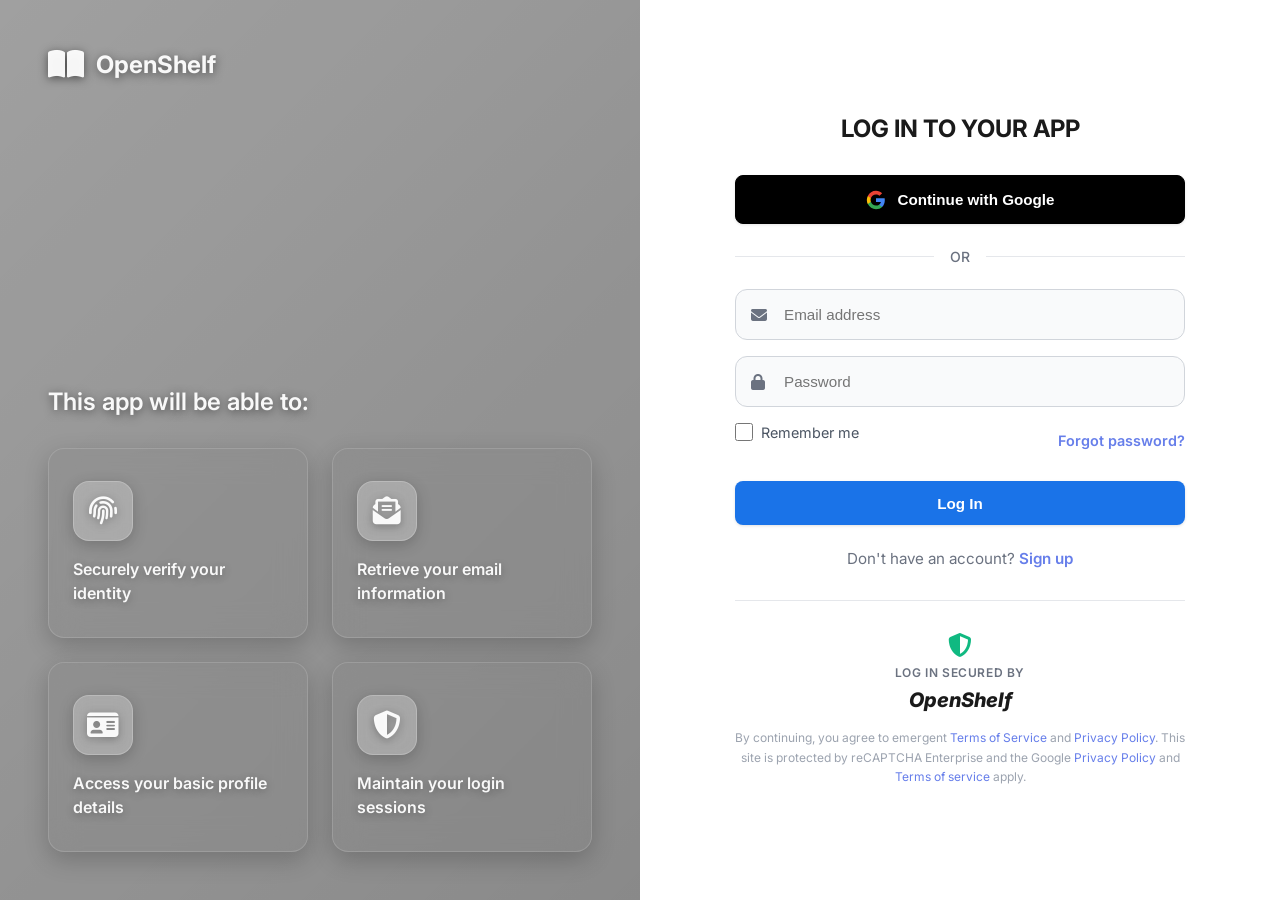
<file: index.html>
<!DOCTYPE html>
<html lang="en">

<head>
    <meta charset="UTF-8" />
    <meta name="viewport" content="width=device-width, initial-scale=1.0" />
    <title>OpenShelf - Book Library</title>
    <link rel="stylesheet" href="style.css" />
    <link rel="stylesheet" href="https://cdnjs.cloudflare.com/ajax/libs/font-awesome/6.4.0/css/all.min.css" />
</head>

<body>
    <!-- Animated Book Loader -->
    <div class="loader-container" id="bookLoader">
        <div class="book">
            <div class="book__pg-shadow"></div>
            <div class="book__pg"></div>
            <div class="book__pg book__pg--2"></div>
            <div class="book__pg book__pg--3"></div>
            <div class="book__pg book__pg--4"></div>
            <div class="book__pg book__pg--5"></div>
        </div>
        <p class="loader-text">Loading books...</p>
    </div>

    <div class="app-container">
        <!-- Sidebar Navigation -->
        <aside class="sidebar">
            <div class="logo-container">
                <div class="logo">
                    <i class="fas fa-book-open"></i>
                </div>
                <span class="logo-text">OpenShelf</span>
            </div>
            <nav class="nav-menu">
                <a href="#" class="nav-item active" title="Home">
                    <i class="fas fa-home"></i>
                </a>
                <a href="#" class="nav-item" title="Library">
                    <i class="fas fa-book"></i>
                </a>
                <a href="#" class="nav-item" title="Favorites">
                    <i class="fas fa-clock"></i>
                </a>
                <a href="#" class="nav-item" title="Bookmarks">
                    <i class="fas fa-bookmark"></i>
                </a>
                <a href="#" class="nav-item" title="Settings">
                    <i class="fas fa-cog"></i>
                </a>
            </nav>
            <div class="sidebar-footer">
                <a href="#" class="nav-item" title="Menu">
                    <i class="fas fa-bars"></i>
                </a>
            </div>
        </aside>

        <!-- Main Content Area -->
        <main class="main-content">
            <!-- Search Header -->
            <header class="search-header">
                <div class="search-box">
                    <i class="fas fa-search"></i>
                    <input type="text" id="bookname" placeholder="Search book name, author, edition..."
                        autocomplete="off" />
                </div>
                <div class="user-profile">
                    <span class="user-name">Alexander Mark</span>
                    <div class="avatar" onclick="toggleUserMenu()">AM</div>
                    <i class="fas fa-bell"></i>
                </div>

                <!-- User Menu Dropdown -->
                <div id="userMenu" class="user-menu" style="display: none;">
                    <div class="user-menu-header">
                        <div class="avatar-large">AM</div>
                        <div>
                            <p class="menu-user-name">Alexander Mark</p>
                            <p class="menu-user-email">user@example.com</p>
                        </div>
                    </div>
                    <div class="user-menu-divider"></div>
                    <button onclick="logout()" class="logout-btn">
                        <i class="fas fa-sign-out-alt"></i>
                        Logout
                    </button>
                </div>
            </header>

            <!-- Book Display Section -->
            <section id="bookDisplay" class="book-display hidden">
                <div class="book-preview">
                    <div class="preview-controls">
                        <button class="control-btn"><i class="fas fa-chevron-up"></i></button>
                        <button class="control-btn"><i class="fas fa-chevron-down"></i></button>
                    </div>
                    <div class="book-cover-container">
                        <img id="bookCover" src="" alt="Book cover" class="book-cover" />
                    </div>
                </div>

                <div class="book-details">
                    <h1 id="bookTitle" class="book-title"></h1>
                    <p id="bookAuthor" class="book-author"></p>
                    <p id="bookSubtitle" class="book-subtitle"></p>

                    <div class="action-buttons">
                        <button id="previewBtn" class="btn-primary">
                            Start reading <i class="fas fa-arrow-right"></i>
                        </button>
                        <button class="btn-icon" title="Add to bookmarks" onclick="handleBookmarkClick()">
                            <i class="far fa-bookmark" id="bookmarkIcon"></i>
                        </button>
                        <button class="btn-icon" title="Share" onclick="handleShareClick()">
                            <i class="fas fa-share-alt"></i>
                        </button>
                        <button class="btn-icon" title="Add to library" onclick="handleDownloadClick()">
                            <i class="far fa-heart" id="heartIcon"></i>
                        </button>
                    </div>

                    <div class="info-grid">
                        <div class="info-section">
                            <h3>Description</h3>
                            <p id="bookDescription" class="description-text"></p>

                            <div id="reviewSection" class="review-section hidden">
                                <div class="reviewer-info">
                                    <div class="reviewer-avatar">RJ</div>
                                    <div>
                                        <p class="reviewer-name">Roberto Jordan</p>
                                        <p id="reviewText" class="review-text"></p>
                                    </div>
                                </div>
                            </div>
                        </div>

                        <div class="metadata-section">
                            <div class="metadata-group">
                                <h3>Editors</h3>
                                <p id="bookEditors" class="metadata-text"></p>
                            </div>

                            <div class="metadata-group">
                                <h3>Language</h3>
                                <p id="bookLanguage" class="metadata-text"></p>
                            </div>

                            <div class="metadata-group">
                                <h3>Format</h3>
                                <p id="bookFormat" class="metadata-text"></p>
                            </div>
                        </div>
                    </div>
                </div>
            </section>

            <!-- Search Results Grid -->
            <section id="searchResults" class="search-results">
                <div id="loadingMsg" class="message-box"></div>
                <div id="bookResults" class="results-grid"></div>
            </section>

            <!-- Welcome State -->
            <section id="welcomeState" class="welcome-state">
                <div class="welcome-content">
                    <i class="fas fa-book-reader welcome-icon"></i>
                    <h2>Discover Your Next Great Read</h2>
                    <p>Search for books by title, author, or topic to explore previews from Google Books</p>
                </div>
            </section>
        </main>
    </div>

    <script src="script.js"></script>
</body>

</html>
</file>
<file: style.css>
@import url('https://fonts.googleapis.com/css2?family=Crimson+Text:wght@400;600;700&family=Inter:wght@400;500;600;700&display=swap');

:root {
    --sidebar-bg: #f8f7f4;
    --sidebar-width: 85px;
    --main-bg: #ffffff;
    --text-primary: #1a1a1a;
    --text-secondary: #6b7280;
    --accent: #2d3748;
    --border: #e5e7eb;
    --hover: #f3f4f6;
    --shadow: 0 4px 6px -1px rgba(0, 0, 0, 0.1);
    --shadow-lg: 0 20px 25px -5px rgba(0, 0, 0, 0.1);
}

* {
    box-sizing: border-box;
    margin: 0;
    padding: 0;
}

body {
    font-family: 'Inter', sans-serif;
    color: var(--text-primary);
    background: var(--main-bg);
    overflow-x: hidden;
}

.app-container {
    display: flex;
    height: 100vh;
}

/* ===== SIDEBAR ===== */
.sidebar {
    width: var(--sidebar-width);
    background: var(--sidebar-bg);
    display: flex;
    flex-direction: column;
    align-items: center;
    padding: 1.5rem 0;
    border-right: 1px solid var(--border);
    position: fixed;
    height: 100vh;
    left: 0;
    top: 0;
    z-index: 100;
}

.logo-container {
    display: flex;
    flex-direction: column;
    align-items: center;
    gap: 0.5rem;
    margin-bottom: 3rem;
}

.logo {
    font-size: 1.8rem;
    color: var(--accent);
}

.logo-text {
    font-size: 0.65rem;
    font-weight: 700;
    color: var(--accent);
    text-align: center;
    max-width: 70px;
    line-height: 1.2;
    text-transform: uppercase;
    letter-spacing: 0.5px;
}

.nav-menu {
    display: flex;
    flex-direction: column;
    gap: 1.5rem;
    flex: 1;
}

.nav-item {
    width: 50px;
    height: 50px;
    display: flex;
    align-items: center;
    justify-content: center;
    border-radius: 12px;
    color: var(--text-secondary);
    text-decoration: none;
    transition: all 0.2s;
    font-size: 1.25rem;
}

.nav-item:hover {
    background: var(--hover);
    color: var(--accent);
}

.nav-item.active {
    background: var(--accent);
    color: white;
}

.sidebar-footer {
    margin-top: auto;
}

/* ===== MAIN CONTENT ===== */
.main-content {
    flex: 1;
    margin-left: var(--sidebar-width);
    overflow-y: auto;
    background: linear-gradient(135deg, #fdfbf7 0%, #f9f7f4 50%, #faf8f5 100%);
}

/* ===== SEARCH HEADER ===== */
.search-header {
    display: flex;
    align-items: center;
    justify-content: space-between;
    padding: 1.5rem 3rem;
    background: rgba(255, 255, 255, 0.8);
    backdrop-filter: blur(10px);
    border-bottom: 1px solid var(--border);
    position: sticky;
    top: 0;
    z-index: 50;
}

.search-box {
    flex: 1;
    max-width: 600px;
    position: relative;
    display: flex;
    align-items: center;
    background: #f9fafb;
    border: 1px solid var(--border);
    border-radius: 12px;
    padding: 0.75rem 1.25rem;
    transition: all 0.2s;
}

.search-box:focus-within {
    border-color: var(--accent);
    box-shadow: 0 0 0 3px rgba(45, 55, 72, 0.1);
}

.search-box i {
    color: var(--text-secondary);
    margin-right: 0.75rem;
}

.search-box input {
    flex: 1;
    border: none;
    outline: none;
    background: transparent;
    font-size: 0.95rem;
    color: var(--text-primary);
}

.search-box input::placeholder {
    color: var(--text-secondary);
}

.user-profile {
    display: flex;
    align-items: center;
    gap: 1rem;
}

.user-name {
    font-weight: 600;
    color: var(--text-primary);
    font-size: 0.95rem;
}

.avatar {
    width: 40px;
    height: 40px;
    border-radius: 50%;
    background: linear-gradient(135deg, #667eea 0%, #764ba2 100%);
    display: flex;
    align-items: center;
    justify-content: center;
    color: white;
    font-weight: 700;
    font-size: 0.85rem;
    cursor: pointer;
    transition: transform 0.2s;
}

.avatar:hover {
    transform: scale(1.05);
}

.user-menu {
    position: absolute;
    top: 70px;
    right: 20px;
    background: white;
    border: 1px solid var(--border);
    border-radius: 16px;
    box-shadow: 0 20px 25px -5px rgba(0, 0, 0, 0.1);
    min-width: 280px;
    z-index: 999;
    animation: fadeIn 0.2s ease;
}

.user-menu-header {
    padding: 1.25rem;
    display: flex;
    gap: 1rem;
    align-items: center;
}

.avatar-large {
    width: 50px;
    height: 50px;
    border-radius: 50%;
    background: linear-gradient(135deg, #667eea 0%, #764ba2 100%);
    display: flex;
    align-items: center;
    justify-content: center;
    color: white;
    font-weight: 700;
    font-size: 1rem;
    flex-shrink: 0;
}

.menu-user-name {
    font-weight: 600;
    font-size: 0.95rem;
    margin-bottom: 0.25rem;
}

.menu-user-email {
    font-size: 0.85rem;
    color: var(--text-secondary);
}

.user-menu-divider {
    height: 1px;
    background: var(--border);
}

.logout-btn {
    width: 100%;
    background: none;
    border: none;
    padding: 1rem 1.25rem;
    text-align: left;
    cursor: pointer;
    display: flex;
    align-items: center;
    gap: 0.75rem;
    color: #ef4444;
    font-weight: 600;
    font-size: 0.95rem;
    transition: background 0.2s;
    border-radius: 0 0 16px 16px;
}

.logout-btn:hover {
    background: #fef2f2;
}

.logout-btn i {
    font-size: 1.1rem;
}

.fa-bell {
    font-size: 1.25rem;
    color: var(--text-secondary);
    cursor: pointer;
}

/* ===== BOOK DISPLAY (DETAILED VIEW) ===== */
.book-display {
    display: grid;
    grid-template-columns: 420px 1fr;
    gap: 3rem;
    padding: 3rem;
    max-width: 1400px;
    margin: 0 auto;
    animation: fadeIn 0.4s ease;
}

.book-display.hidden {
    display: none;
}

@keyframes fadeIn {
    from {
        opacity: 0;
        transform: translateY(20px);
    }
    to {
        opacity: 1;
        transform: translateY(0);
    }
}

.book-preview {
    display: flex;
    gap: 1.5rem;
    align-items: flex-start;
}

.preview-controls {
    display: flex;
    flex-direction: column;
    gap: 0.75rem;
}

.control-btn {
    width: 40px;
    height: 40px;
    border-radius: 50%;
    border: 1px solid var(--border);
    background: white;
    display: flex;
    align-items: center;
    justify-content: center;
    cursor: pointer;
    transition: all 0.2s;
    color: var(--text-secondary);
}

.control-btn:hover {
    background: var(--hover);
    border-color: var(--accent);
    color: var(--accent);
}

.book-cover-container {
    flex: 1;
}

.book-cover {
    width: 100%;
    max-width: 320px;
    height: auto;
    border-radius: 16px;
    box-shadow: 0 25px 50px -12px rgba(0, 0, 0, 0.25);
    transition: transform 0.3s;
}

.book-cover:hover {
    transform: scale(1.02);
}

.book-details {
    padding-top: 1rem;
}

.book-title {
    font-family: 'Crimson Text', serif;
    font-size: 2.5rem;
    font-weight: 700;
    line-height: 1.2;
    margin-bottom: 0.5rem;
    color: var(--text-primary);
}

.book-author {
    font-size: 1.1rem;
    color: var(--text-primary);
    font-weight: 600;
    margin-bottom: 0.25rem;
}

.book-subtitle {
    font-size: 0.95rem;
    color: var(--text-secondary);
    margin-bottom: 2rem;
    line-height: 1.6;
}

.action-buttons {
    display: flex;
    gap: 0.75rem;
    margin-bottom: 2.5rem;
    align-items: center;
}

.btn-primary {
    background: var(--accent);
    color: white;
    border: none;
    padding: 0.875rem 1.75rem;
    border-radius: 12px;
    font-weight: 600;
    font-size: 0.95rem;
    cursor: pointer;
    display: flex;
    align-items: center;
    gap: 0.5rem;
    transition: all 0.2s;
}

.btn-primary:hover {
    background: #1a202c;
    transform: translateY(-2px);
    box-shadow: var(--shadow-lg);
}

.btn-icon {
    width: 45px;
    height: 45px;
    border-radius: 12px;
    border: 1px solid var(--border);
    background: white;
    display: flex;
    align-items: center;
    justify-content: center;
    cursor: pointer;
    transition: all 0.2s;
    color: var(--text-secondary);
}

.btn-icon:hover {
    background: var(--hover);
    border-color: var(--accent);
    color: var(--accent);
}

.info-grid {
    display: grid;
    grid-template-columns: 1.5fr 1fr;
    gap: 3rem;
}

.info-section h3,
.metadata-group h3 {
    font-size: 0.85rem;
    font-weight: 700;
    text-transform: uppercase;
    letter-spacing: 0.05em;
    color: var(--text-primary);
    margin-bottom: 1rem;
}

.description-text {
    color: var(--text-secondary);
    line-height: 1.7;
    font-size: 0.95rem;
    margin-bottom: 2rem;
}

.review-section {
    margin-top: 2rem;
    padding: 1.5rem;
    background: var(--hover);
    border-radius: 12px;
}

.review-section.hidden {
    display: none;
}

.reviewer-info {
    display: flex;
    gap: 1rem;
}

.reviewer-avatar {
    width: 45px;
    height: 45px;
    border-radius: 50%;
    background: linear-gradient(135deg, #f093fb 0%, #f5576c 100%);
    display: flex;
    align-items: center;
    justify-content: center;
    color: white;
    font-weight: 700;
    font-size: 0.85rem;
    flex-shrink: 0;
}

.reviewer-name {
    font-weight: 600;
    font-size: 0.95rem;
    margin-bottom: 0.25rem;
}

.review-text {
    color: var(--text-secondary);
    font-size: 0.9rem;
    line-height: 1.6;
    font-style: italic;
}

.metadata-section {
    display: flex;
    flex-direction: column;
    gap: 2rem;
}

.metadata-text {
    color: var(--text-secondary);
    line-height: 1.6;
    font-size: 0.95rem;
}

/* ===== SEARCH RESULTS GRID ===== */
.search-results {
    padding: 2rem 3rem;
}

.message-box {
    text-align: center;
    padding: 1rem;
    font-weight: 600;
    color: var(--text-secondary);
}

.results-grid {
    display: grid;
    grid-template-columns: repeat(auto-fill, minmax(240px, 1fr));
    gap: 1.5rem;
    margin-top: 1rem;
}

.book-card {
    background: white;
    border: 1px solid var(--border);
    border-radius: 16px;
    padding: 1.5rem;
    cursor: pointer;
    transition: all 0.3s;
    display: flex;
    flex-direction: column;
}

.book-card:hover {
    transform: translateY(-4px);
    box-shadow: var(--shadow-lg);
    border-color: var(--accent);
}

.book-card-cover {
    width: 140px;
    height: 200px;
    object-fit: cover;
    border-radius: 10px;
    margin: 0 auto 1rem;
    box-shadow: 0 10px 20px rgba(0, 0, 0, 0.15);
}

.book-card-title {
    font-family: 'Crimson Text', serif;
    font-size: 1.15rem;
    font-weight: 700;
    margin-bottom: 0.35rem;
    color: var(--text-primary);
    line-height: 1.3;
    display: -webkit-box;
    -webkit-line-clamp: 2;
    -webkit-box-orient: vertical;
    overflow: hidden;
}

.book-card-author {
    font-size: 0.875rem;
    color: var(--text-secondary);
    margin-bottom: 0.5rem;
}

.book-card-description {
    font-size: 0.85rem;
    color: var(--text-secondary);
    line-height: 1.5;
    display: -webkit-box;
    -webkit-line-clamp: 3;
    -webkit-box-orient: vertical;
    overflow: hidden;
    margin-top: auto;
}

/* ===== WELCOME STATE ===== */
.welcome-state {
    display: flex;
    align-items: center;
    justify-content: center;
    min-height: calc(100vh - 120px);
    padding: 3rem;
}

.welcome-state.hidden {
    display: none;
}

.welcome-content {
    text-align: center;
    max-width: 500px;
}

.welcome-icon {
    font-size: 5rem;
    color: var(--text-secondary);
    opacity: 0.3;
    margin-bottom: 1.5rem;
}

.welcome-content h2 {
    font-family: 'Crimson Text', serif;
    font-size: 2rem;
    font-weight: 700;
    margin-bottom: 0.75rem;
    color: var(--text-primary);
}

.welcome-content p {
    color: var(--text-secondary);
    font-size: 1rem;
    line-height: 1.6;
}

/* ===== RESPONSIVE ===== */
@media (max-width: 1024px) {
    .book-display {
        grid-template-columns: 1fr;
        gap: 2rem;
    }

    .info-grid {
        grid-template-columns: 1fr;
        gap: 2rem;
    }

    .search-header {
        padding: 1rem 1.5rem;
    }

    .user-name {
        display: none;
    }
}

/* ===== ANIMATED BOOK LOADER ===== */
.loader-container {
    position: fixed;
    top: 0;
    left: 0;
    width: 100%;
    height: 100%;
    background: rgba(255, 255, 255, 0.95);
    backdrop-filter: blur(10px);
    display: flex;
    flex-direction: column;
    align-items: center;
    justify-content: center;
    z-index: 9999;
    opacity: 0;
    pointer-events: none;
    transition: opacity 0.3s ease;
}

.loader-container.active {
    opacity: 1;
    pointer-events: all;
}

.loader-text {
    margin-top: 2rem;
    font-size: 1.1rem;
    font-weight: 600;
    color: var(--text-secondary);
    font-family: 'Crimson Text', serif;
}

.book,
.book__pg-shadow,
.book__pg {
    animation: cover 5s ease-in-out infinite;
}

.book {
    background-color: hsl(268, 90%, 65%);
    border-radius: 0.25em;
    box-shadow:
        0 0.25em 0.5em hsla(0, 0%, 0%, 0.3),
        0 0 0 0.25em hsl(278, 100%, 57%) inset;
    padding: 0.25em;
    perspective: 37.5em;
    position: relative;
    width: 8em;
    height: 6em;
    transform: translate3d(0, 0, 0);
    transform-style: preserve-3d;
}

.book__pg-shadow,
.book__pg {
    position: absolute;
    left: 0.25em;
    width: calc(50% - 0.25em);
}

.book__pg-shadow {
    animation-name: shadow;
    background-image: linear-gradient(
        -45deg,
        hsla(0, 0%, 0%, 0) 50%,
        hsla(0, 0%, 0%, 0.3) 50%
    );
    filter: blur(0.25em);
    top: calc(100% - 0.25em);
    height: 3.75em;
    transform: scaleY(0);
    transform-origin: 100% 0%;
}

.book__pg {
    animation-name: pg1;
    background-color: hsl(223, 10%, 100%);
    background-image: linear-gradient(
        90deg,
        hsla(223, 10%, 90%, 0) 87.5%,
        hsl(223, 10%, 90%)
    );
    height: calc(100% - 0.5em);
    transform-origin: 100% 50%;
}

.book__pg--2,
.book__pg--3,
.book__pg--4 {
    background-image: repeating-linear-gradient(
            hsl(223, 10%, 10%) 0 0.125em,
            hsla(223, 10%, 10%, 0) 0.125em 0.5em
        ),
        linear-gradient(90deg, hsla(223, 10%, 90%, 0) 87.5%, hsl(223, 10%, 90%));
    background-repeat: no-repeat;
    background-position: center;
    background-size:
        2.5em 4.125em,
        100% 100%;
}

.book__pg--2 {
    animation-name: pg2;
}

.book__pg--3 {
    animation-name: pg3;
}

.book__pg--4 {
    animation-name: pg4;
}

.book__pg--5 {
    animation-name: pg5;
}

/* Book Loader Animations */
@keyframes cover {
    from,
    5%,
    45%,
    55%,
    95%,
    to {
        animation-timing-function: ease-out;
        background-color: hsl(278, 84%, 67%);
    }
    10%,
    40%,
    60%,
    90% {
        animation-timing-function: ease-in;
        background-color: hsl(271, 90%, 45%);
    }
}

@keyframes shadow {
    from,
    10.01%,
    20.01%,
    30.01%,
    40.01% {
        animation-timing-function: ease-in;
        transform: translate3d(0, 0, 1px) scaleY(0) rotateY(0);
    }
    5%,
    15%,
    25%,
    35%,
    45%,
    55%,
    65%,
    75%,
    85%,
    95% {
        animation-timing-function: ease-out;
        transform: translate3d(0, 0, 1px) scaleY(0.2) rotateY(90deg);
    }
    10%,
    20%,
    30%,
    40%,
    50%,
    to {
        animation-timing-function: ease-out;
        transform: translate3d(0, 0, 1px) scaleY(0) rotateY(180deg);
    }
    50.01%,
    60.01%,
    70.01%,
    80.01%,
    90.01% {
        animation-timing-function: ease-in;
        transform: translate3d(0, 0, 1px) scaleY(0) rotateY(180deg);
    }
    60%,
    70%,
    80%,
    90%,
    to {
        animation-timing-function: ease-out;
        transform: translate3d(0, 0, 1px) scaleY(0) rotateY(0);
    }
}

@keyframes pg1 {
    from,
    to {
        animation-timing-function: ease-in-out;
        background-color: hsl(223, 10%, 100%);
        transform: translate3d(0, 0, 1px) rotateY(0.4deg);
    }
    10%,
    15% {
        animation-timing-function: ease-out;
        background-color: hsl(223, 10%, 100%);
        transform: translate3d(0, 0, 1px) rotateY(180deg);
    }
    20%,
    80% {
        animation-timing-function: ease-in;
        background-color: hsl(223, 10%, 45%);
        transform: translate3d(0, 0, 1px) rotateY(180deg);
    }
    85%,
    90% {
        animation-timing-function: ease-in-out;
        background-color: hsl(223, 10%, 100%);
        transform: translate3d(0, 0, 1px) rotateY(180deg);
    }
}

@keyframes pg2 {
    from,
    to {
        animation-timing-function: ease-in;
        background-color: hsl(223, 10%, 45%);
        transform: translate3d(0, 0, 1px) rotateY(0.3deg);
    }
    5%,
    10% {
        animation-timing-function: ease-in-out;
        background-color: hsl(223, 10%, 100%);
        transform: translate3d(0, 0, 1px) rotateY(0.3deg);
    }
    20%,
    25% {
        animation-timing-function: ease-out;
        background-color: hsl(223, 10%, 100%);
        transform: translate3d(0, 0, 1px) rotateY(179.9deg);
    }
    30%,
    70% {
        animation-timing-function: ease-in;
        background-color: hsl(223, 10%, 45%);
        transform: translate3d(0, 0, 1px) rotateY(179.9deg);
    }
    75%,
    80% {
        animation-timing-function: ease-in-out;
        background-color: hsl(223, 10%, 100%);
        transform: translate3d(0, 0, 1px) rotateY(179.9deg);
    }
    90%,
    95% {
        animation-timing-function: ease-out;
        background-color: hsl(223, 10%, 100%);
        transform: translate3d(0, 0, 1px) rotateY(0.3deg);
    }
}

@keyframes pg3 {
    from,
    10%,
    90%,
    to {
        animation-timing-function: ease-in;
        background-color: hsl(223, 10%, 45%);
        transform: translate3d(0, 0, 1px) rotateY(0.2deg);
    }
    15%,
    20% {
        animation-timing-function: ease-in-out;
        background-color: hsl(223, 10%, 100%);
        transform: translate3d(0, 0, 1px) rotateY(0.2deg);
    }
    30%,
    35% {
        animation-timing-function: ease-out;
        background-color: hsl(223, 10%, 100%);
        transform: translate3d(0, 0, 1px) rotateY(179.8deg);
    }
    40%,
    60% {
        animation-timing-function: ease-in;
        background-color: hsl(223, 10%, 45%);
        transform: translate3d(0, 0, 1px) rotateY(179.8deg);
    }
    65%,
    70% {
        animation-timing-function: ease-in-out;
        background-color: hsl(223, 10%, 100%);
        transform: translate3d(0, 0, 1px) rotateY(179.8deg);
    }
    80%,
    85% {
        animation-timing-function: ease-out;
        background-color: hsl(223, 10%, 100%);
        transform: translate3d(0, 0, 1px) rotateY(0.2deg);
    }
}

@keyframes pg4 {
    from,
    20%,
    80%,
    to {
        animation-timing-function: ease-in;
        background-color: hsl(223, 10%, 45%);
        transform: translate3d(0, 0, 1px) rotateY(0.1deg);
    }
    25%,
    30% {
        animation-timing-function: ease-in-out;
        background-color: hsl(223, 10%, 100%);
        transform: translate3d(0, 0, 1px) rotateY(0.1deg);
    }
    40%,
    45% {
        animation-timing-function: ease-out;
        background-color: hsl(223, 10%, 100%);
        transform: translate3d(0, 0, 1px) rotateY(179.7deg);
    }
    50% {
        animation-timing-function: ease-in;
        background-color: hsl(223, 10%, 45%);
        transform: translate3d(0, 0, 1px) rotateY(179.7deg);
    }
    55%,
    60% {
        animation-timing-function: ease-in-out;
        background-color: hsl(223, 10%, 100%);
        transform: translate3d(0, 0, 1px) rotateY(179.7deg);
    }
    70%,
    75% {
        animation-timing-function: ease-out;
        background-color: hsl(223, 10%, 100%);
        transform: translate3d(0, 0, 1px) rotateY(0.1deg);
    }
}

@keyframes pg5 {
    from,
    30%,
    70%,
    to {
        animation-timing-function: ease-in;
        background-color: hsl(223, 10%, 45%);
        transform: translate3d(0, 0, 1px) rotateY(0);
    }
    35%,
    40% {
        animation-timing-function: ease-in-out;
        background-color: hsl(223, 10%, 100%);
        transform: translate3d(0, 0, 1px) rotateY(0deg);
    }
    50% {
        animation-timing-function: ease-in-out;
        background-color: hsl(223, 10%, 100%);
        transform: translate3d(0, 0, 1px) rotateY(179.6deg);
    }
    60%,
    65% {
        animation-timing-function: ease-out;
        background-color: hsl(223, 10%, 100%);
        transform: translate3d(0, 0, 1px) rotateY(0);
    }
}

@media (max-width: 768px) {
    .sidebar {
        width: 60px;
    }

    .main-content {
        margin-left: 60px;
    }

    .nav-item {
        width: 40px;
        height: 40px;
        font-size: 1rem;
    }

    .logo {
        font-size: 1.5rem;
    }

    .search-header {
        flex-direction: column;
        gap: 1rem;
        align-items: stretch;
    }

    .search-box {
        max-width: 100%;
    }

    .book-display,
    .search-results {
        padding: 1.5rem;
    }

    .book-title {
        font-size: 2rem;
    }

    .results-grid {
        grid-template-columns: repeat(auto-fill, minmax(180px, 1fr));
        gap: 1rem;
    }
}
</file>
<file: auth.css>
@import url('https://fonts.googleapis.com/css2?family=Inter:wght@400;500;600;700;800&display=swap');

* {
    box-sizing: border-box;
    margin: 0;
    padding: 0;
}

body {
    font-family: 'Inter', sans-serif;
    overflow: hidden;
}

.auth-container {
    display: grid;
    grid-template-columns: 1fr 1fr;
    height: 100vh;
}

/* ===== LEFT SIDE - FEATURES ===== */
.auth-left {
    background: linear-gradient(
        135deg, 
        rgba(0, 0, 0, 0.3) 0%,
        rgba(0, 0, 0, 0.4) 100%
    ),
    url('https://images.unsplash.com/photo-1457369804613-52c61a468e7d?q=80&w=1170&auto=format&fit=crop&ixlib=rb-4.1.0&ixid=M3wxMjA3fDB8MHxwaG90by1wYWdlfHx8fGVufDB8fHx8fA%3D%3D') center/cover;
    position: relative;
    padding: 3rem;
    display: flex;
    flex-direction: column;
    overflow: hidden;
}

.auth-left::before {
    content: '';
    position: absolute;
    top: 0;
    left: 0;
    right: 0;
    bottom: 0;
    background: rgba(0, 0, 0, 0.1);
    pointer-events: none;
}

.auth-logo {
    display: flex;
    align-items: center;
    gap: 0.75rem;
    color: rgba(255, 255, 255, 0.95);
    margin-bottom: 0;
    position: relative;
    z-index: 1;
    text-shadow: 0 2px 10px rgba(0, 0, 0, 0.5);
}

.auth-logo i {
    font-size: 2rem;
}

.auth-logo h2 {
    font-size: 1.5rem;
    font-weight: 700;
}

.auth-title {
    color: rgba(255, 255, 255, 0.95);
    font-size: 1.5rem;
    font-weight: 600;
    margin-bottom: 2rem;
    margin-top: auto;
    position: relative;
    z-index: 1;
    text-shadow: 0 2px 10px rgba(0, 0, 0, 0.5);
}

.features-grid {
    display: grid;
    grid-template-columns: repeat(2, 1fr);
    gap: 1.5rem;
    position: relative;
    z-index: 1;
}

.feature-card {
    background: rgba(128, 128, 128, 0.25);
    backdrop-filter: blur(15px);
    border: 1px solid rgba(255, 255, 255, 0.15);
    border-radius: 16px;
    padding: 2rem 1.5rem;
    transition: all 0.3s;
    box-shadow: 0 8px 24px rgba(0, 0, 0, 0.2);
}

.feature-card:hover {
    background: rgba(128, 128, 128, 0.3);
    transform: translateY(-5px);
    box-shadow: 0 12px 32px rgba(0, 0, 0, 0.25);
}

.feature-icon {
    width: 60px;
    height: 60px;
    background: rgba(255, 255, 255, 0.25);
    backdrop-filter: blur(10px);
    border-radius: 16px;
    display: flex;
    align-items: center;
    justify-content: center;
    margin-bottom: 1rem;
    box-shadow: 0 4px 15px rgba(0, 0, 0, 0.2);
    border: 1px solid rgba(255, 255, 255, 0.2);
}

.feature-icon i {
    font-size: 1.75rem;
    color: rgba(255, 255, 255, 0.95);
    filter: drop-shadow(0 2px 4px rgba(0, 0, 0, 0.3));
}

.feature-card h3 {
    color: rgba(255, 255, 255, 0.95);
    font-size: 1rem;
    font-weight: 600;
    line-height: 1.5;
    text-shadow: 0 2px 8px rgba(0, 0, 0, 0.3);
}

/* ===== RIGHT SIDE - AUTH FORMS ===== */
.auth-right {
    background: #ffffff;
    display: flex;
    align-items: center;
    justify-content: center;
    padding: 2rem;
    overflow-y: auto;
}

.auth-forms {
    width: 100%;
    max-width: 450px;
}

.form-header {
    font-size: 1.5rem;
    font-weight: 700;
    text-align: center;
    margin-bottom: 2rem;
    color: #1a1a1a;
}

.auth-form {
    display: none;
}

.auth-form.active {
    display: block;
    animation: fadeIn 0.4s ease;
}

@keyframes fadeIn {
    from {
        opacity: 0;
        transform: translateY(20px);
    }
    to {
        opacity: 1;
        transform: translateY(0);
    }
}

.google-btn {
    width: 100%;
    background: #000000;
    color: #ffffff;
    border: 1px solid #000000;
    border-radius: 8px;
    padding: 0.85rem 1.5rem;
    font-size: 0.95rem;
    font-weight: 600;
    display: flex;
    align-items: center;
    justify-content: center;
    gap: 0.75rem;
    cursor: pointer;
    transition: all 0.2s;
    margin-bottom: 1.5rem;
    box-shadow: 0 1px 3px rgba(0, 0, 0, 0.1);
}

.google-btn:hover {
    background: #1a1a1a;
    border-color: #1a1a1a;
    box-shadow: 0 2px 8px rgba(0, 0, 0, 0.25);
}

.google-btn svg {
    width: 20px;
    height: 20px;
}

.divider {
    display: flex;
    align-items: center;
    margin: 1.5rem 0;
    color: #6b7280;
}

.divider::before,
.divider::after {
    content: '';
    flex: 1;
    height: 1px;
    background: #e5e7eb;
}

.divider span {
    padding: 0 1rem;
    font-size: 0.875rem;
    font-weight: 500;
}

.input-group {
    position: relative;
    margin-bottom: 1rem;
}

.input-group input {
    width: 100%;
    padding: 1rem 1rem 1rem 3rem;
    border: 1px solid #d1d5db;
    border-radius: 12px;
    font-size: 0.95rem;
    transition: all 0.3s;
    background: #f9fafb;
}

.input-group input:focus {
    outline: none;
    border-color: #667eea;
    background: white;
    box-shadow: 0 0 0 3px rgba(102, 126, 234, 0.1);
}

.input-group i {
    position: absolute;
    left: 1rem;
    top: 50%;
    transform: translateY(-50%);
    color: #6b7280;
    font-size: 1rem;
}

.form-options {
    display: flex;
    justify-content: space-between;
    align-items: center;
    margin-bottom: 1.5rem;
}

.checkbox-label {
    display: flex;
    align-items: center;
    gap: 0.5rem;
    font-size: 0.9rem;
    color: #4b5563;
    cursor: pointer;
    margin-bottom: 1rem;
}

.checkbox-label input[type="checkbox"] {
    width: 18px;
    height: 18px;
    cursor: pointer;
    accent-color: #667eea;
}

.forgot-link {
    color: #667eea;
    text-decoration: none;
    font-size: 0.9rem;
    font-weight: 600;
}

.forgot-link:hover {
    text-decoration: underline;
}

.submit-btn {
    width: 100%;
    background: #1a73e8;
    color: white;
    border: none;
    border-radius: 8px;
    padding: 0.85rem 1rem;
    font-size: 0.95rem;
    font-weight: 600;
    cursor: pointer;
    transition: all 0.2s;
    margin-bottom: 1.5rem;
    box-shadow: 0 1px 3px rgba(0, 0, 0, 0.12);
}

.submit-btn:hover {
    background: #1765cc;
    box-shadow: 0 2px 8px rgba(26, 115, 232, 0.3);
}

.switch-form {
    text-align: center;
    color: #6b7280;
    font-size: 0.95rem;
    margin-bottom: 2rem;
}

.switch-form a {
    color: #667eea;
    text-decoration: none;
    font-weight: 600;
}

.switch-form a:hover {
    text-decoration: underline;
}

.secured-by {
    display: flex;
    flex-direction: column;
    align-items: center;
    gap: 0.5rem;
    margin: 2rem 0 1rem;
    padding-top: 2rem;
    border-top: 1px solid #e5e7eb;
}

.secured-by i {
    color: #10b981;
    font-size: 1.5rem;
}

.secured-by span {
    font-size: 0.75rem;
    color: #6b7280;
    font-weight: 600;
    letter-spacing: 0.05em;
}

.secured-by .brand {
    font-size: 1.25rem;
    font-weight: 800;
    color: #1a1a1a;
    font-style: italic;
}

.legal-text {
    font-size: 0.75rem;
    color: #9ca3af;
    line-height: 1.6;
    text-align: center;
}

.legal-text a {
    color: #667eea;
    text-decoration: none;
}

.legal-text a:hover {
    text-decoration: underline;
}

/* ===== RESPONSIVE ===== */
@media (max-width: 1024px) {
    .auth-container {
        grid-template-columns: 1fr;
    }
    
    .auth-left {
        display: none;
    }
}

@media (max-width: 640px) {
    .auth-right {
        padding: 1.5rem;
    }
    
    .features-grid {
        grid-template-columns: 1fr;
    }
    
    .form-header {
        font-size: 1.25rem;
    }
}
</file>
